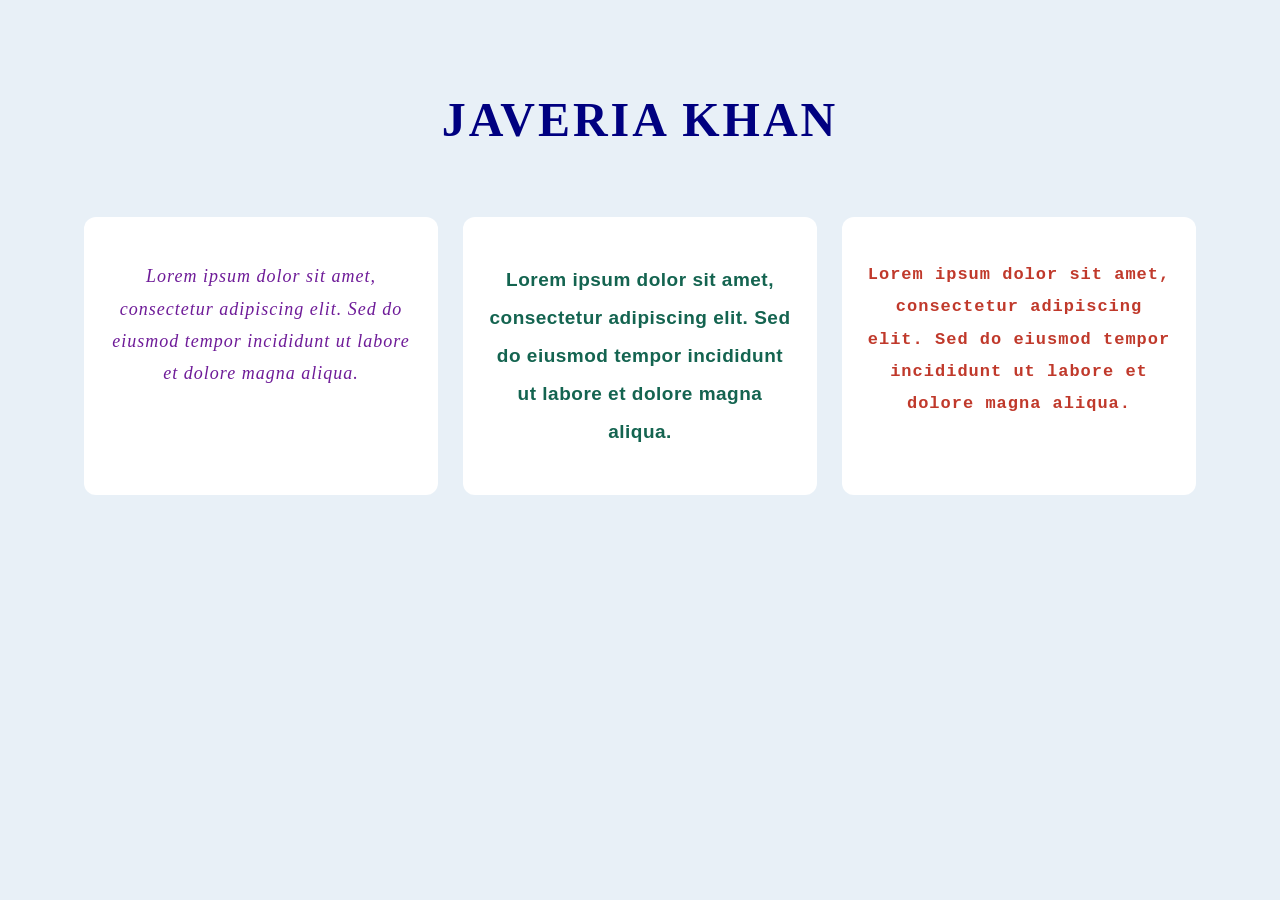
<file: assignment-1/index.html>
<!DOCTYPE html>
<html lang="en">
<head>
    <meta charset="UTF-8">
    <meta name="viewport" content="width=device-width, initial-scale=1.0">
    <title>CSS Assignment-1</title>
    <link rel="stylesheet" href="style.css">
</head>
<body>
    <header> <h1>Javeria Khan</h1> </header> 
    <div class="content-container">
         <div class="content-block block-one"> 
        <p> Lorem ipsum dolor sit amet, consectetur adipiscing elit. Sed do eiusmod tempor incididunt ut labore et dolore magna aliqua. 

        </p>
     </div> 
     <div class="content-block block-two"> 
        <p> Lorem ipsum dolor sit amet, consectetur adipiscing elit. Sed do eiusmod tempor incididunt ut labore et dolore magna aliqua. 

        </p> 
    </div> 
    <div class="content-block block-three"> 
        <p> Lorem ipsum dolor sit amet, consectetur adipiscing elit. Sed do eiusmod tempor incididunt ut labore et dolore magna aliqua.
             </p> 
            </div> 
        </div>
</body>
</html>
</file>
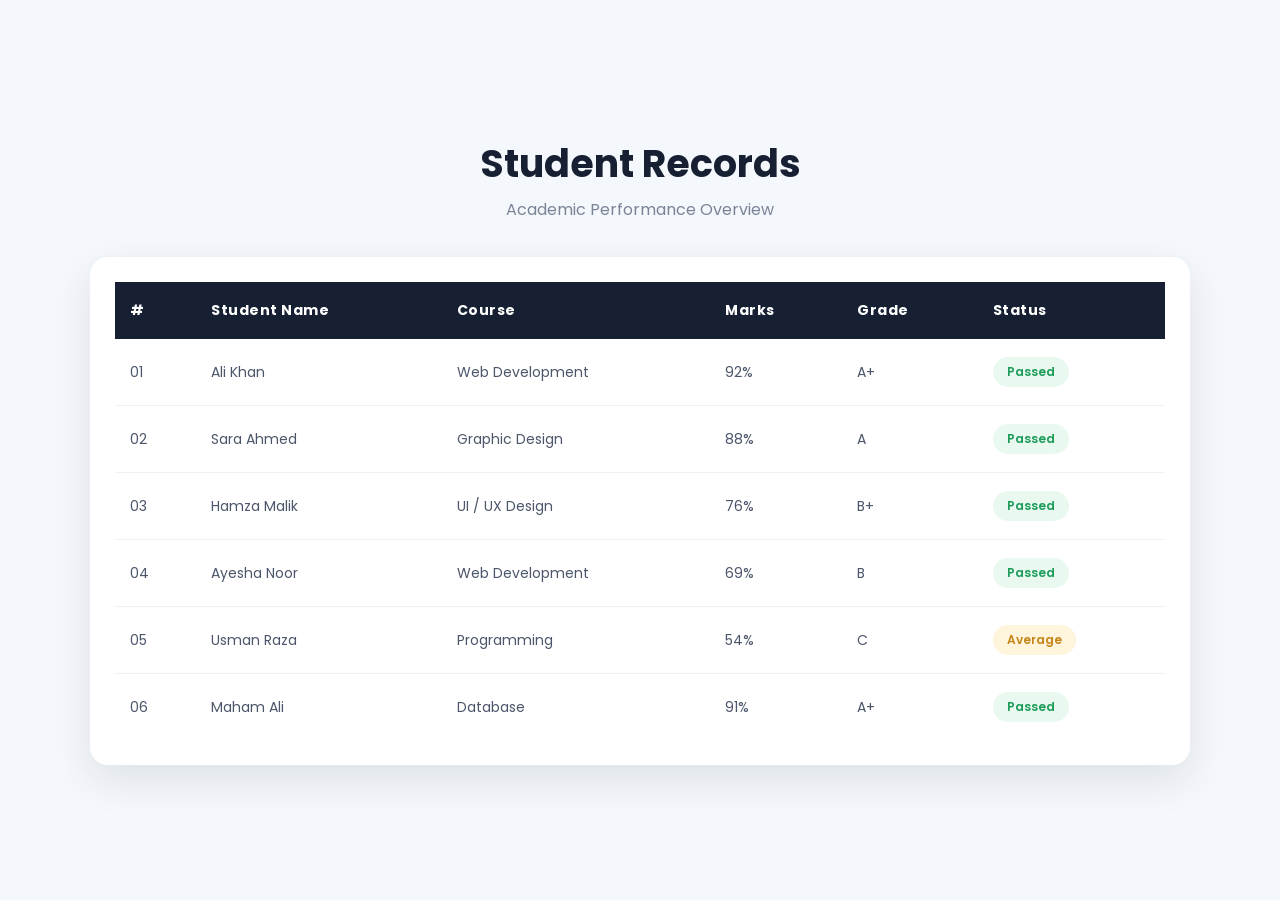
<file: assignment-2/index.html>
<!DOCTYPE html>
<html lang="en">
<head>
    <meta charset="UTF-8">
    <meta name="viewport" content="width=device-width, initial-scale=1.0">
    <title>Student Table</title>
    <link rel="stylesheet" href="style.css">
</head>
<body>

    <div class="container">

        <h1>Student Records</h1>
        <p class="subtitle">Academic Performance Overview</p>

        <div class="table-box">

            <table>
                <thead>
                    <tr>
                        <th>#</th>
                        <th>Student Name</th>
                        <th>Course</th>
                        <th>Marks</th>
                        <th>Grade</th>
                        <th>Status</th>
                    </tr>
                </thead>

                <tbody>
                    <tr>
                        <td data-label="#">01</td>
                        <td data-label="Student Name">Ali Khan</td>
                        <td data-label="Course">Web Development</td>
                        <td data-label="Marks">92%</td>
                        <td data-label="Grade">A+</td>
                        <td data-label="Status"><span class="pass">Passed</span></td>
                    </tr>

                    <tr>
                        <td data-label="#">02</td>
                        <td data-label="Student Name">Sara Ahmed</td>
                        <td data-label="Course">Graphic Design</td>
                        <td data-label="Marks">88%</td>
                        <td data-label="Grade">A</td>
                        <td data-label="Status"><span class="pass">Passed</span></td>
                    </tr>

                    <tr>
                        <td data-label="#">03</td>
                        <td data-label="Student Name">Hamza Malik</td>
                        <td data-label="Course">UI / UX Design</td>
                        <td data-label="Marks">76%</td>
                        <td data-label="Grade">B+</td>
                        <td data-label="Status"><span class="pass">Passed</span></td>
                    </tr>

                    <tr>
                        <td data-label="#">04</td>
                        <td data-label="Student Name">Ayesha Noor</td>
                        <td data-label="Course">Web Development</td>
                        <td data-label="Marks">69%</td>
                        <td data-label="Grade">B</td>
                        <td data-label="Status"><span class="pass">Passed</span></td>
                    </tr>

                    <tr>
                        <td data-label="#">05</td>
                        <td data-label="Student Name">Usman Raza</td>
                        <td data-label="Course">Programming</td>
                        <td data-label="Marks">54%</td>
                        <td data-label="Grade">C</td>
                        <td data-label="Status"><span class="warning">Average</span></td>
                    </tr>

                    <tr>
                        <td data-label="#">06</td>
                        <td data-label="Student Name">Maham Ali</td>
                        <td data-label="Course">Database</td>
                        <td data-label="Marks">91%</td>
                        <td data-label="Grade">A+</td>
                        <td data-label="Status"><span class="pass">Passed</span></td>
                    </tr>
                </tbody>
            </table>

        </div>

    </div>

</body>
</html>
</file>
<file: assignment-1/style.css>
body {
background-color: hsl(210, 50%, 94%);
margin: 0;
padding: 0;
font-family: Arial, sans-serif;
}


header {
padding-top: 60px;
text-align: center;
}

h1 {
color: navy;
font-family: Georgia, serif;
font-size: 48px;
font-weight: bold;
letter-spacing: 3px;
text-transform: uppercase;
text-align: center;
margin-bottom: 50px;
}

.content-container {
display: flex;
justify-content: center;
align-items: stretch;
gap: 25px;
padding: 20px 50px;
}


.content-block {
width: 30%;
padding: 25px;
border-radius: 12px;
line-height: 1.8;
text-align: center;
font-size: 18px;
box-sizing: border-box;
}


.block-one {
color: hsl(280, 70%, 35%);
background-color: white;
font-family: Georgia, serif;
font-size: 18px;
font-style: italic;
line-height: 1.8;
letter-spacing: 1px;
}

.block-two {
color: rgb(20, 100, 80);
background-color: white;
font-family: "Trebuchet MS", sans-serif;
font-size: 19px;
font-weight: 600;
line-height: 2;
letter-spacing: 0.5px;
}

.block-three {
color: #c0392b;
background-color: white;
font-family: "Courier New", monospace;
font-size: 17px;
font-weight: bold;
line-height: 1.9;
letter-spacing: 1px;
}
</file>
<file: assignment-2/style.css>
@import url('https://fonts.googleapis.com/css2?family=Poppins:wght@400;500;600;700&display=swap');

* {
    margin: 0;
    padding: 0;
    box-sizing: border-box;
}

body {
    font-family: 'Poppins', sans-serif;
    background: #f4f7fb;
    min-height: 100vh;
    display: flex;
    justify-content: center;
    align-items: center;
    padding: 40px 20px;
}

.container {
    width: 100%;
    max-width: 1100px;
}

h1 {
    text-align: center;
    font-size: 38px;
    color: #172033;
    margin-bottom: 5px;
}

.subtitle {
    text-align: center;
    color: #7b8497;
    margin-bottom: 35px;
}



.table-box {
    background: white;
    padding: 25px;
    border-radius: 18px;
    box-shadow: 0 15px 40px rgba(31, 45, 61, 0.10);
    overflow-x: auto;
}

table {
    width: 100%;
    border-collapse: collapse;
    overflow: hidden;
}



thead {
    background: #172033;
    color: white;
}

th {
    padding: 18px 15px;
    text-align: left;
    font-size: 14px;
    letter-spacing: 0.5px;
    position: relative;
}





tbody tr {
    border-bottom: 1px solid #edf0f5;
    transition: 0.3s ease;
    position: relative;
}

tbody tr:last-child {
    border-bottom: none;
}

td {
    padding: 18px 15px;
    color: #4c566a;
    font-size: 14px;
}



tbody tr:hover {
    background: #f7f7ff;
    transform: scale(1.01);
    box-shadow: 0 5px 15px rgba(108, 99, 255, 0.08);
}




.pass,
.warning {
    display: inline-block;
    padding: 6px 14px;
    border-radius: 20px;
    font-size: 12px;
    font-weight: 600;
    position: relative;
}

.pass {
    background: #e9f9f0;
    color: #1c9b59;
}

.warning {
    background: #fff4dc;
    color: #c58618;
}
</file>
